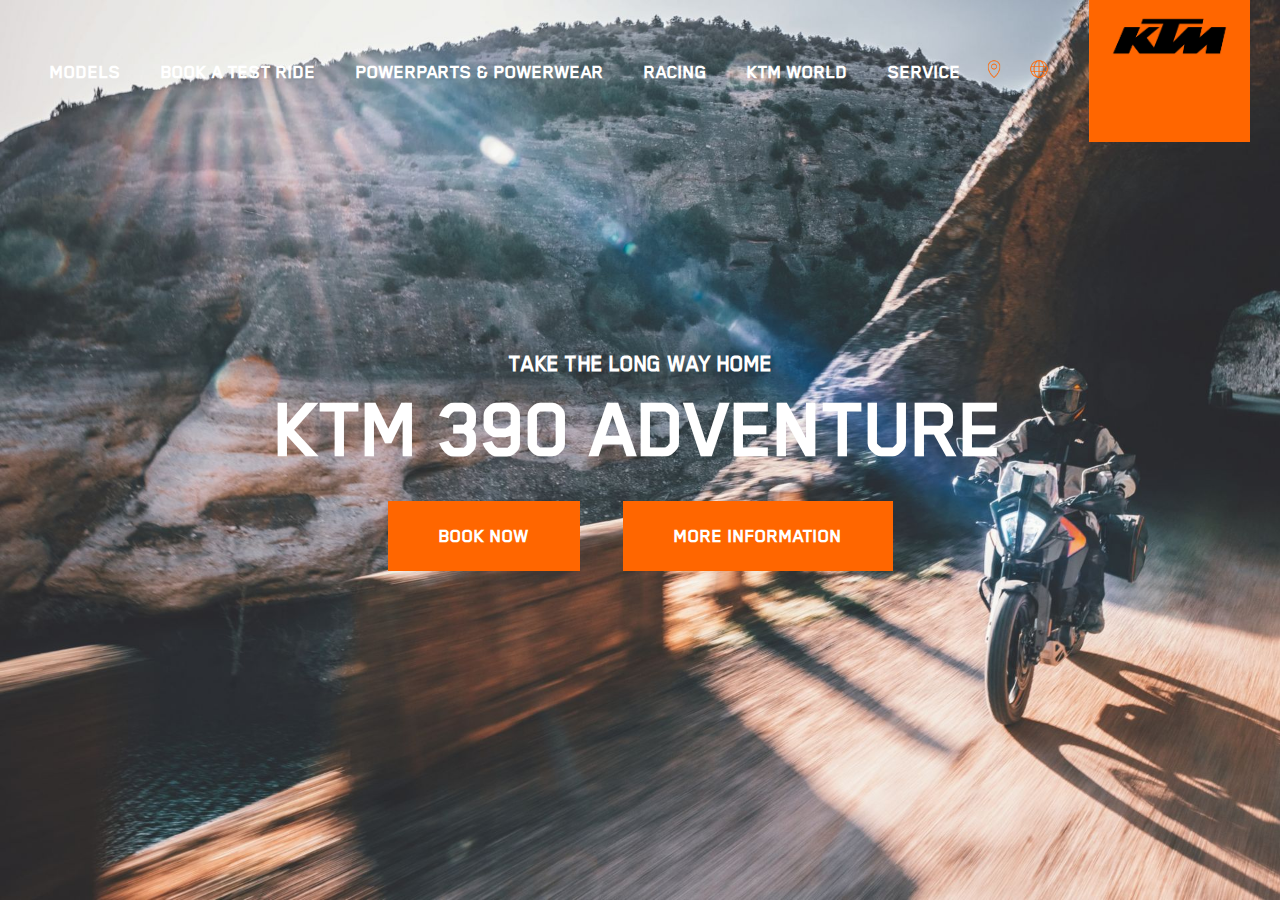
<file: index.html>
<!DOCTYPE html>
<html lang="en">
<head>
    <meta charset="UTF-8">
    <meta http-equiv="X-UA-Compatible" content="IE=edge">
    <meta name="viewport" content="width=device-width, initial-scale=1.0">
    <link rel="apple-touch-icon" sizes="180x180" href="favio/android-chrome-192x192.png">
    <link rel="icon" type="image/png" sizes="32x32" href="favio/favicon-32x32.png">
    <link rel="icon" type="image/png" sizes="16x16" href="favio/favicon-16x16.png">
<!-- <link rel="manifest" href="/site.webmanifest"> -->
    <link rel="stylesheet" href="style.css">
    <title>KTM - READY TO RACE</title>
</head>
<body>
    <div class="container">
        <div class="navbar">
            <header>
                <ul>
                    <li><a href="">MODELS</a></li>
                    <li><a href="">BOOK A TEST RIDE</a></li>
                    <li><a href="">POWERPARTS & POWERWEAR</a></li>
                    <li><a href="">RACING</a></li>
                    <li><a href="">KTM WORLD</a></li>
                    <li><a href="">SERVICE</a></li>
                </ul>
            </header>
            <div class="icons">
                <div class="real">
                <i><img src="./png/001-map-marker.png" alt="" srcset=""></i>
                <i><img src="./png/002-globe.png" alt="" srcset=""></i>
                </div>
                <div class="logo">
                <img src="./images/logo.jpg" alt="" srcset="">
                </div>
            </div>
        </div>

        <div class="main">

        <div class="hero">
            <div class="head">
               <p>TAKE THE LONG WAY HOME</p>
            </div>
            <div class="quotes">
               <h1>KTM 390 ADVENTURE</h1>
            </div>
            <div class="btns">
            <div class="btn1 btn">
               <p>BOOK NOW</p>
            </div>
            <div class="btn2 btn">
               <P>MORE INFORMATION</P>
            </div>
            </div>
        </div>
        </div>
    </div>
</body>
</html>
</file>
<file: style.css>
*{
    padding: 0;
    margin: 0;
    box-sizing: border-box;
}

a{
    text-decoration: none;
}
li{
    list-style: none;
}
.container{
    background-image: url("./images/backg.jpg");
    background-repeat: no-repeat;
    width: 100%;
    height: 100vh;
    background-size: cover;
    background-position: 0px -80px;
    position: relative;
}

.navbar{
    align-items: center;
    display: flex;
    justify-content: space-between;
    max-width: 1499.200px;
    margin: auto;
    padding: 0 30px;
    height: 144px;
}
.navbar header ul{
    display: flex;
}
.navbar header ul li a{
    color: white;
    padding: 0px 20px;
}

i img{
    
    width: 20px;
    height: 20px;
}

.logo img{
    width: 161.012px;
    height: 145px;
}
.icons{
    display: flex;
    align-items: center;
}
.icons .real{
    margin-right: 20px;
}
.icons .real i{
    margin-right: 20px;
}


.head p{
    font-size:
24px;
}







@font-face {
    font-family: blender-pro;
    src: url("./BlenderPro-Medium/BlenderPro-Medium.woff");
  }
  
  body{
    font-family:blender-pro ;
    font-weight:bolder;
    font-size: 20px;


  }



  .main{
    width: 100%;
    height: 100vh;
    position: absolute;
    flex-direction: column;
    top: 0;
    display: flex;
    align-items: center;
    justify-content: center;
  }

  .hero{
    width: 742.825px;
    display: flex;
    align-items: center;
    flex-direction: column;
    height: 200px;
  }
.hero h1{
    font-size: 85px;
}
  .hero h1,p{
    color: white;
  }

  .btns{
    display: flex;
    gap: 43px;
    margin-top: 20px;
  }
  .btn{
    background-color: #ff6600;
    padding: 22px 50px;
    border: 1px solid #ff6600;
    transition: 1s;
  }


  .btn:hover{
    background-color: transparent;
    
  }

  .btn p:hover{
     color: #ff6600;
  }
  

@media (min-height:864px){
    .container{
        background-position: 0px;
    }
}
</file>
